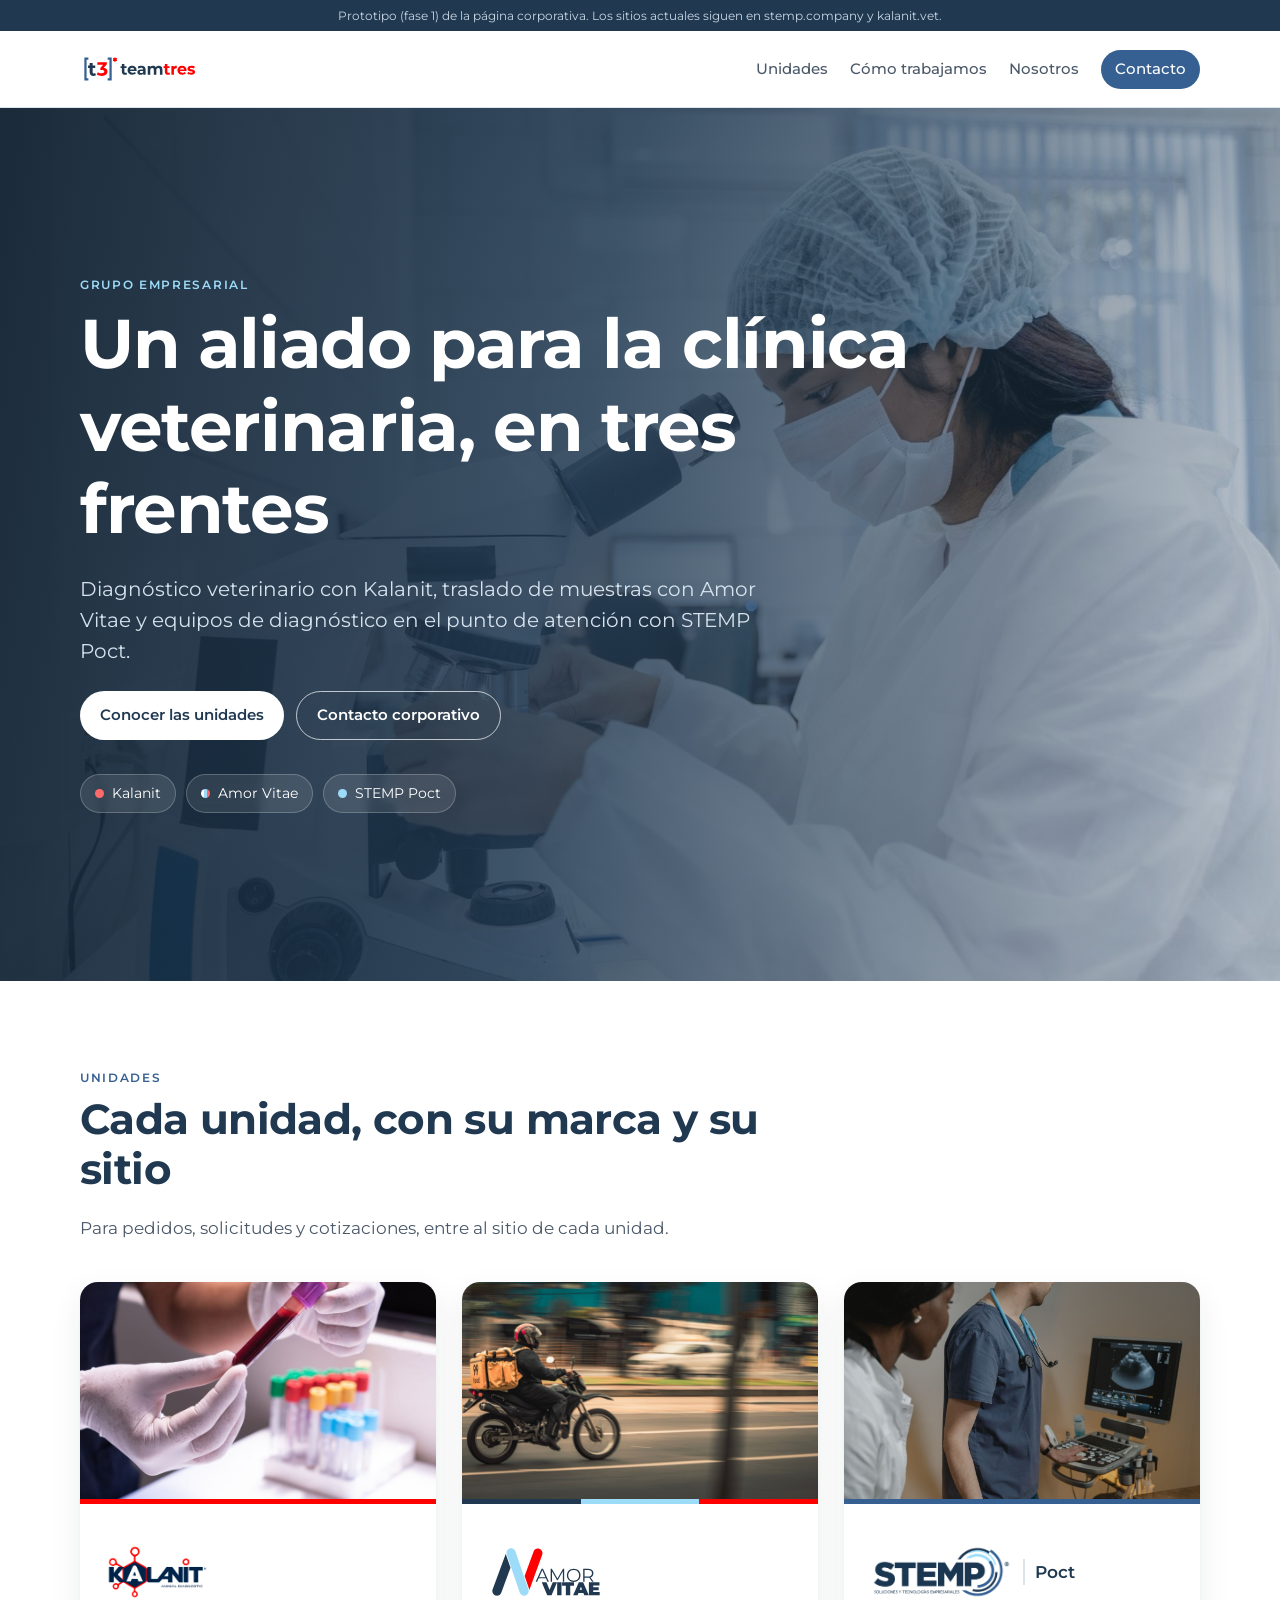
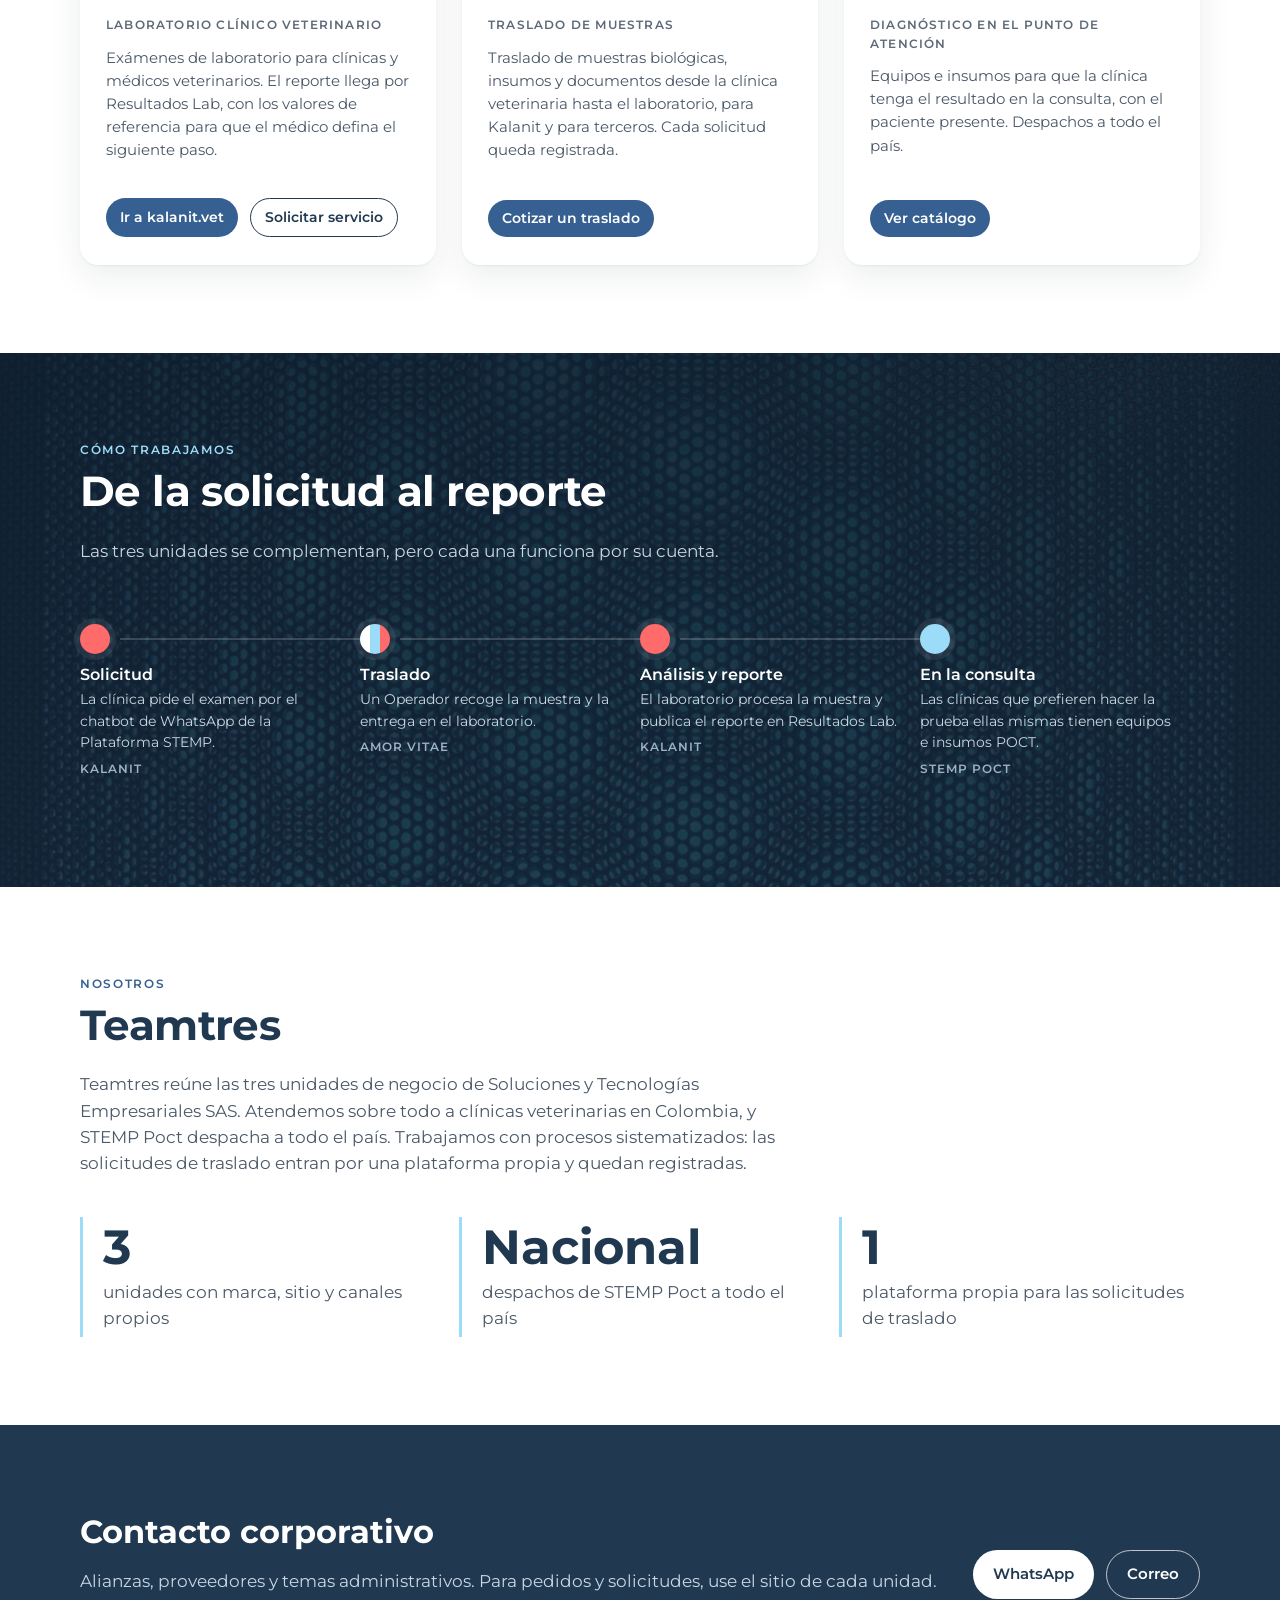
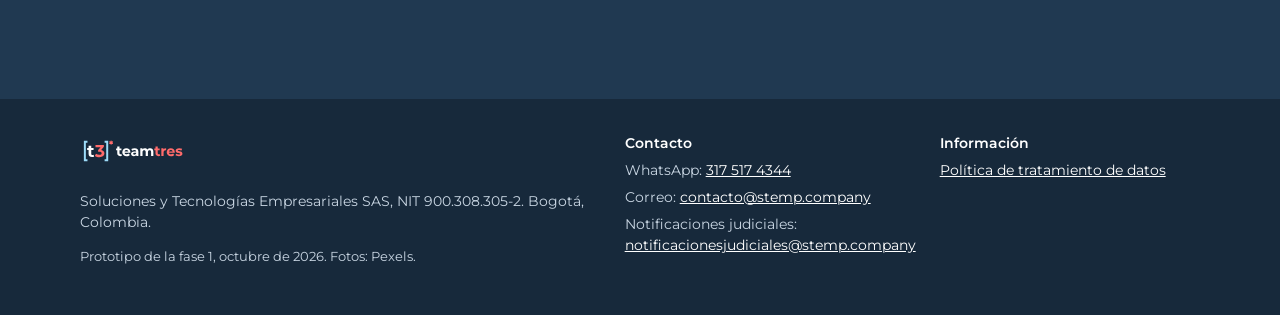
<file: index.html>
<!doctype html>
<html lang="es-CO">
<head>
  <meta charset="utf-8">
  <meta name="viewport" content="width=device-width, initial-scale=1">
  <title>Teamtres · Kalanit, Amor Vitae y STEMP Poct</title>
  <meta name="description" content="Teamtres reúne a Kalanit, Amor Vitae y STEMP Poct: diagnóstico veterinario, traslado de muestras y equipos POCT en Colombia.">
  <meta name="robots" content="noindex">
  <link rel="icon" href="assets/icono.png">
  <link rel="preconnect" href="https://fonts.googleapis.com">
  <link rel="preconnect" href="https://fonts.gstatic.com" crossorigin>
  <link href="https://fonts.googleapis.com/css2?family=Montserrat:wght@400;500;600;700&display=swap" rel="stylesheet">
  <link rel="stylesheet" href="assets/style.css">
  <script>document.documentElement.classList.add("js");</script>
</head>
<body>
  <div class="aviso-prototipo">Prototipo (fase 1) de la página corporativa. Los sitios actuales siguen en stemp.company y kalanit.vet.</div>

  <header class="encabezado">
    <div class="contenedor">
      <a class="logotipo" href="#inicio"><img src="assets/teamtres-logo.svg" alt="Teamtres"></a>
      <nav class="nav">
        <a class="ocultable" href="#unidades">Unidades</a>
        <a class="ocultable" href="#como-trabajamos">Cómo trabajamos</a>
        <a class="ocultable" href="#nosotros">Nosotros</a>
        <a class="boton boton-primario boton-pequeno" href="#contacto">Contacto</a>
      </nav>
    </div>
  </header>

  <main id="inicio">
    <section class="hero" style="background-image:url('assets/img/laboratorio-microscopio.jpg')">
      <div class="contenedor">
        <div class="etiqueta">Grupo empresarial</div>
        <h1>Un aliado para la clínica veterinaria, en tres frentes</h1>
        <p class="lead">Diagnóstico veterinario con Kalanit, traslado de muestras con Amor Vitae y equipos de diagnóstico en el punto de atención con STEMP Poct.</p>
        <div class="acciones">
          <a class="boton boton-claro" href="#unidades">Conocer las unidades</a>
          <a class="boton boton-contorno-claro" href="#contacto">Contacto corporativo</a>
        </div>
        <div class="chips">
          <span class="chip"><i style="background:#FF6B6B"></i>Kalanit</span>
          <span class="chip"><i style="background:linear-gradient(90deg,#FFFFFF 0 33.34%,#9DDCF9 33.34% 66.67%,#FF6B6B 66.67%)"></i>Amor Vitae</span>
          <span class="chip"><i style="background:#9DDCF9"></i>STEMP Poct</span>
        </div>
      </div>
    </section>

    <section id="unidades">
      <div class="contenedor">
        <div class="encabezado-seccion revelar">
          <div class="etiqueta">Unidades</div>
          <h2>Cada unidad, con su marca y su sitio</h2>
          <p>Para pedidos, solicitudes y cotizaciones, entre al sitio de cada unidad.</p>
        </div>
        <div class="unidades">
          <article class="unidad revelar" style="--color:#FF0000">
            <div class="foto"><img src="assets/img/tubos-muestras.jpg" alt="Tubos con muestras de sangre en el laboratorio" loading="lazy"></div>
            <div class="cuerpo">
              <div class="logo-unidad"><img src="assets/kl-logo.png" alt="Kalanit"></div>
              <div class="tipo">Laboratorio clínico veterinario</div>
              <p>Exámenes de laboratorio para clínicas y médicos veterinarios. El reporte llega por Resultados Lab, con los valores de referencia para que el médico defina el siguiente paso.</p>
              <div class="acciones">
                <a class="boton boton-primario boton-pequeno" data-enlace="kalanit" href="#" target="_blank" rel="noopener">Ir a kalanit.vet</a>
                <a class="boton boton-secundario boton-pequeno" data-enlace="kalanitSolicitud" href="#" target="_blank" rel="noopener">Solicitar servicio</a>
              </div>
            </div>
          </article>
          <article class="unidad revelar" style="--color:linear-gradient(90deg,#203951 0 33.34%,#9DDCF9 33.34% 66.67%,#FF0000 66.67%)">
            <div class="foto"><img src="assets/img/mensajero-moto.jpg" alt="Mensajero en moto con una caja de envío" loading="lazy"></div>
            <div class="cuerpo">
              <div class="logo-unidad"><img src="assets/av-logo.svg" alt="Amor Vitae"></div>
              <div class="tipo">Traslado de muestras</div>
              <p>Traslado de muestras biológicas, insumos y documentos desde la clínica veterinaria hasta el laboratorio, para Kalanit y para terceros. Cada solicitud queda registrada.</p>
              <div class="acciones"><a class="boton boton-primario boton-pequeno" data-enlace="amorVitae" href="#" target="_blank" rel="noopener">Cotizar un traslado</a></div>
            </div>
          </article>
          <article class="unidad revelar" style="--color:#366092">
            <div class="foto"><img src="assets/img/consulta-ecografia.jpg" alt="Médicos veterinarios examinan a un perro en la consulta" loading="lazy" style="object-position:center 40%"></div>
            <div class="cuerpo">
              <div class="logo-unidad"><img src="assets/logo.png" alt="STEMP"><span>Poct</span></div>
              <div class="tipo">Diagnóstico en el punto de atención</div>
              <p>Equipos e insumos para que la clínica tenga el resultado en la consulta, con el paciente presente. Despachos a todo el país.</p>
              <div class="acciones"><a class="boton boton-primario boton-pequeno" data-enlace="stempPoct" href="#" target="_blank" rel="noopener">Ver catálogo</a></div>
            </div>
          </article>
        </div>
      </div>
    </section>

    <section id="como-trabajamos" class="oscura" style="background-image:url('assets/img/hexagonos.jpg')">
      <div class="contenedor">
        <div class="encabezado-seccion revelar">
          <div class="etiqueta">Cómo trabajamos</div>
          <h2>De la solicitud al reporte</h2>
          <p>Las tres unidades se complementan, pero cada una funciona por su cuenta.</p>
        </div>
        <div class="flujo revelar">
          <div class="etapa" style="--color:#FF6B6B"><div class="nodo"></div><h3>Solicitud</h3><p>La clínica pide el examen por el chatbot de WhatsApp de la Plataforma STEMP.</p><small>Kalanit</small></div>
          <div class="etapa" style="--color:linear-gradient(90deg,#FFFFFF 0 33.34%,#9DDCF9 33.34% 66.67%,#FF6B6B 66.67%)"><div class="nodo"></div><h3>Traslado</h3><p>Un Operador recoge la muestra y la entrega en el laboratorio.</p><small>Amor Vitae</small></div>
          <div class="etapa" style="--color:#FF6B6B"><div class="nodo"></div><h3>Análisis y reporte</h3><p>El laboratorio procesa la muestra y publica el reporte en Resultados Lab.</p><small>Kalanit</small></div>
          <div class="etapa" style="--color:#9DDCF9"><div class="nodo"></div><h3>En la consulta</h3><p>Las clínicas que prefieren hacer la prueba ellas mismas tienen equipos e insumos POCT.</p><small>STEMP Poct</small></div>
        </div>
      </div>
    </section>

    <section id="nosotros">
      <div class="contenedor">
        <div class="encabezado-seccion revelar">
          <div class="etiqueta">Nosotros</div>
          <h2><span data-sitio="grupo">Teamtres</span></h2>
          <p><span data-sitio="grupo">Teamtres</span> reúne las tres unidades de negocio de <span data-sitio="responsable">Soluciones y Tecnologías Empresariales SAS</span>. Atendemos sobre todo a clínicas veterinarias en Colombia, y STEMP Poct despacha a todo el país. Trabajamos con procesos sistematizados: las solicitudes de traslado entran por una plataforma propia y quedan registradas.</p>
        </div>
        <div class="cifras revelar">
          <div class="cifra"><div class="dato">3</div><p>unidades con marca, sitio y canales propios</p></div>
          <div class="cifra"><div class="dato">Nacional</div><p>despachos de STEMP Poct a todo el país</p></div>
          <div class="cifra"><div class="dato">1</div><p>plataforma propia para las solicitudes de traslado</p></div>
        </div>
      </div>
    </section>

    <section id="contacto" class="banda">
      <div class="contenedor">
        <div>
          <h2>Contacto corporativo</h2>
          <p>Alianzas, proveedores y temas administrativos. Para pedidos y solicitudes, use el sitio de cada unidad.</p>
        </div>
        <div class="acciones">
          <a class="boton boton-claro" id="whatsapp-contacto" href="#" target="_blank" rel="noopener">WhatsApp</a>
          <a class="boton boton-contorno-claro" id="correo-contacto" href="#">Correo</a>
        </div>
      </div>
    </section>
  </main>

  <footer class="pie">
    <div class="contenedor">
      <div>
        <div class="logotipo"><img src="assets/teamtres-logo-negativo.svg" alt="Teamtres"></div>
        <p><span data-sitio="responsable">Soluciones y Tecnologías Empresariales SAS</span>, NIT <span data-sitio="nit">900.308.305-2</span>. Bogotá, Colombia.</p>
        <p class="nota" style="color:inherit">Prototipo de la fase 1, octubre de 2026. Fotos: Pexels.</p>
      </div>
      <div>
        <h3>Contacto</h3>
        <ul>
          <li>WhatsApp: <a id="pie-whatsapp" href="#" target="_blank" rel="noopener">317 517 4344</a></li>
          <li>Correo: <a id="pie-correo" href="#">contacto@stemp.company</a></li>
          <li>Notificaciones judiciales: <a href="mailto:notificacionesjudiciales@stemp.company">notificacionesjudiciales@stemp.company</a></li>
        </ul>
      </div>
      <div>
        <h3>Información</h3>
        <ul><li><a href="politica-datos.html">Política de tratamiento de datos</a></li></ul>
      </div>
    </div>
  </footer>

  <script src="assets/config.js"></script>
  <script>
    (function () {
      const S = window.SITIO;
      document.querySelectorAll("[data-sitio]").forEach(el => { if (S[el.dataset.sitio]) el.textContent = S[el.dataset.sitio]; });
      document.querySelectorAll("[data-enlace]").forEach(a => { a.href = S.unidades[a.dataset.enlace]; });
      const wa = "https://wa.me/" + S.whatsapp + "?text=" + encodeURIComponent("Hola, " + S.grupo + ". ");
      ["#whatsapp-contacto", "#pie-whatsapp"].forEach(id => document.querySelector(id).href = wa);
      document.querySelector("#pie-whatsapp").textContent = S.whatsappVisible;
      ["#correo-contacto", "#pie-correo"].forEach(id => document.querySelector(id).href = "mailto:" + S.correo);
      document.querySelector("#pie-correo").textContent = S.correo;
      document.title = S.grupo + " · Kalanit, Amor Vitae y STEMP Poct";
      // Aparición suave al desplazarse
      const obs = "IntersectionObserver" in window ? new IntersectionObserver(es => es.forEach(e => { if (e.isIntersecting) { e.target.classList.add("visible"); obs.unobserve(e.target); } }), { threshold: .12 }) : null;
      document.querySelectorAll(".revelar").forEach(el => obs ? obs.observe(el) : el.classList.add("visible"));
    })();
  </script>
</body>
</html>
</file>
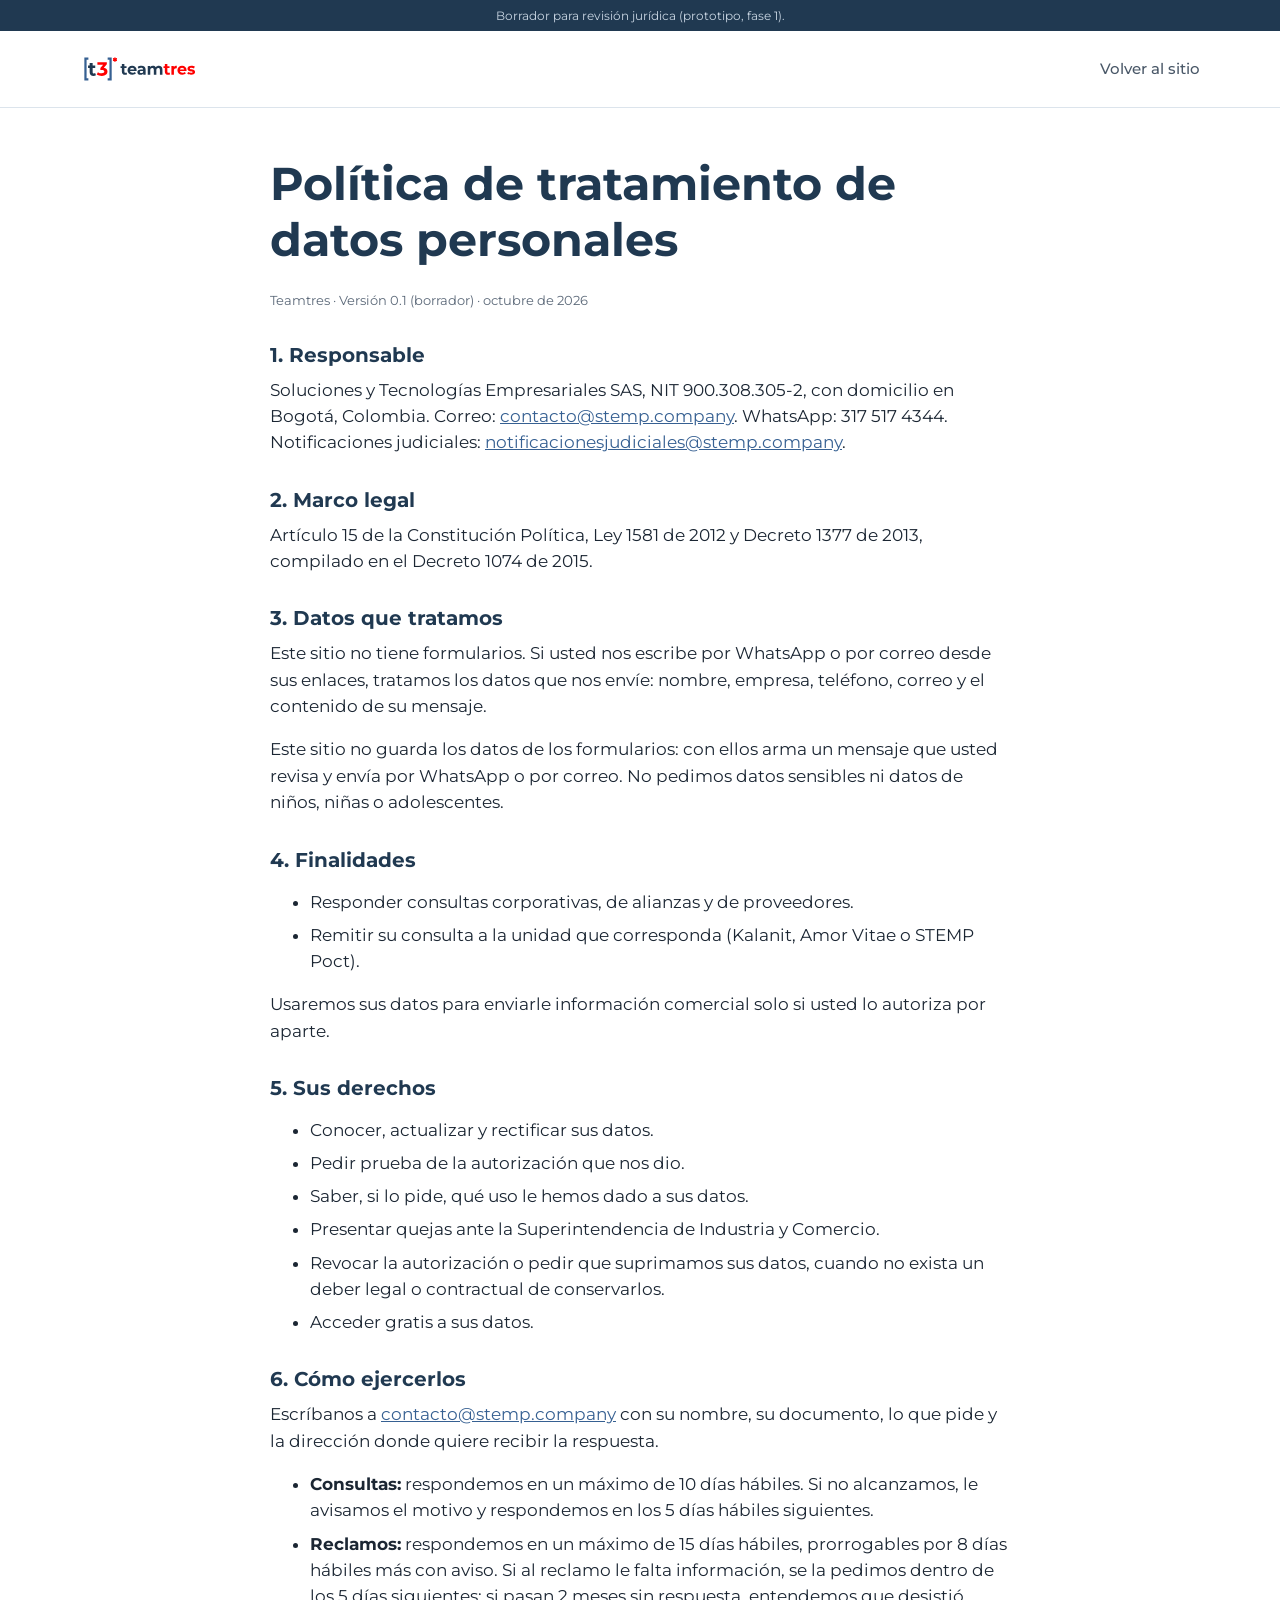
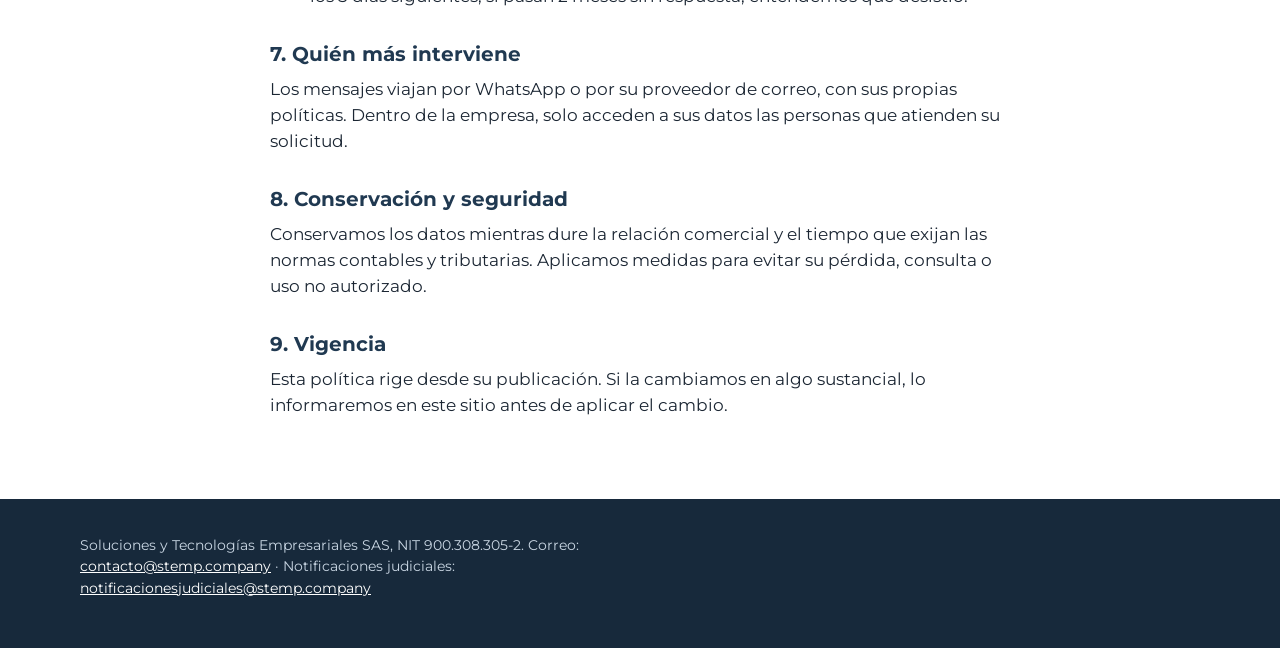
<file: politica-datos.html>
<!doctype html>
<html lang="es-CO">
<head>
  <meta charset="utf-8">
  <meta name="viewport" content="width=device-width, initial-scale=1">
  <title>Política de tratamiento de datos · Teamtres</title>
  <meta name="robots" content="noindex">
  <link rel="icon" href="assets/icono.png">
  <link href="https://fonts.googleapis.com/css2?family=Montserrat:wght@400;600;700&display=swap" rel="stylesheet">
  <link rel="stylesheet" href="assets/style.css">
</head>
<body>
  <div class="aviso-prototipo">Borrador para revisión jurídica (prototipo, fase 1).</div>
  <header class="encabezado"><div class="contenedor"><a class="logotipo" href="index.html"><img src="assets/teamtres-logo.svg" alt="Teamtres"></a><nav class="nav"><a href="index.html">Volver al sitio</a></nav></div></header>
  <main class="documento">
    <h1>Política de tratamiento de datos personales</h1>
    <p class="nota">Teamtres · Versión 0.1 (borrador) · octubre de 2026</p>

    <h2>1. Responsable</h2>
    <p>Soluciones y Tecnologías Empresariales SAS, NIT 900.308.305-2, con domicilio en Bogotá, Colombia. Correo: <a href="mailto:contacto@stemp.company">contacto@stemp.company</a>. WhatsApp: 317 517 4344. Notificaciones judiciales: <a href="mailto:notificacionesjudiciales@stemp.company">notificacionesjudiciales@stemp.company</a>.</p>

    <h2>2. Marco legal</h2>
    <p>Artículo 15 de la Constitución Política, Ley 1581 de 2012 y Decreto 1377 de 2013, compilado en el Decreto 1074 de 2015.</p>

    <h2>3. Datos que tratamos</h2>
    <p>Este sitio no tiene formularios. Si usted nos escribe por WhatsApp o por correo desde sus enlaces, tratamos los datos que nos envíe: nombre, empresa, teléfono, correo y el contenido de su mensaje.</p>
    <p>Este sitio no guarda los datos de los formularios: con ellos arma un mensaje que usted revisa y envía por WhatsApp o por correo. No pedimos datos sensibles ni datos de niños, niñas o adolescentes.</p>

    <h2>4. Finalidades</h2>
    <ul><li>Responder consultas corporativas, de alianzas y de proveedores.</li><li>Remitir su consulta a la unidad que corresponda (Kalanit, Amor Vitae o STEMP Poct).</li></ul>
    <p>Usaremos sus datos para enviarle información comercial solo si usted lo autoriza por aparte.</p>

    <h2>5. Sus derechos</h2>
    <ul>
      <li>Conocer, actualizar y rectificar sus datos.</li>
      <li>Pedir prueba de la autorización que nos dio.</li>
      <li>Saber, si lo pide, qué uso le hemos dado a sus datos.</li>
      <li>Presentar quejas ante la Superintendencia de Industria y Comercio.</li>
      <li>Revocar la autorización o pedir que suprimamos sus datos, cuando no exista un deber legal o contractual de conservarlos.</li>
      <li>Acceder gratis a sus datos.</li>
    </ul>

    <h2>6. Cómo ejercerlos</h2>
    <p>Escríbanos a <a href="mailto:contacto@stemp.company">contacto@stemp.company</a> con su nombre, su documento, lo que pide y la dirección donde quiere recibir la respuesta.</p>
    <ul>
      <li><strong>Consultas:</strong> respondemos en un máximo de 10 días hábiles. Si no alcanzamos, le avisamos el motivo y respondemos en los 5 días hábiles siguientes.</li>
      <li><strong>Reclamos:</strong> respondemos en un máximo de 15 días hábiles, prorrogables por 8 días hábiles más con aviso. Si al reclamo le falta información, se la pedimos dentro de los 5 días siguientes; si pasan 2 meses sin respuesta, entendemos que desistió.</li>
    </ul>

    <h2>7. Quién más interviene</h2>
    <p>Los mensajes viajan por WhatsApp o por su proveedor de correo, con sus propias políticas. Dentro de la empresa, solo acceden a sus datos las personas que atienden su solicitud.</p>

    <h2>8. Conservación y seguridad</h2>
    <p>Conservamos los datos mientras dure la relación comercial y el tiempo que exijan las normas contables y tributarias. Aplicamos medidas para evitar su pérdida, consulta o uso no autorizado.</p>

    <h2>9. Vigencia</h2>
    <p>Esta política rige desde su publicación. Si la cambiamos en algo sustancial, lo informaremos en este sitio antes de aplicar el cambio.</p>
  </main>
  <footer class="pie"><div class="contenedor"><p>Soluciones y Tecnologías Empresariales SAS, NIT 900.308.305-2. Correo: <a href="mailto:contacto@stemp.company">contacto@stemp.company</a> · Notificaciones judiciales: <a href="mailto:notificacionesjudiciales@stemp.company">notificacionesjudiciales@stemp.company</a></p></div></footer>
</body>
</html>
</file>
<file: assets/style.css>
/* Teamtres · colores del Brand Kit v0.1 T3 (los de STEMP y el rojo de Kalanit) */
:root {
  --azul-profundo: #203951;
  --azul-stemp: #366092;
  --azul-claro: #9DDCF9;
  --blanco: #FFFFFF;
  --tinta: #1B2633;
  --tinta-suave: #4A5868;
  --tinta-tenue: #5C6979;
  --superficie: #F2F6FA;
  --borde: #DCE4EC;
  --oscuro-superficie: #2A4763;
  --oscuro-texto-suave: #C9D6E3;
  --whatsapp: #1A7F4B;
  --radio: 10px;
  --ancho: 1160px;
}

* { box-sizing: border-box; }
html { scroll-behavior: smooth; }
body {
  margin: 0;
  font-family: "Montserrat", "Century Gothic", system-ui, sans-serif;
  color: var(--tinta);
  background: var(--blanco);
  line-height: 1.55;
  font-size: 16px;
}
img { max-width: 100%; display: block; }
a { color: var(--azul-stemp); }
h1, h2, h3 { color: var(--azul-profundo); line-height: 1.2; margin: 0 0 .5em; }
h1 { font-size: clamp(1.9rem, 4vw, 2.9rem); font-weight: 700; }
h2 { font-size: clamp(1.5rem, 3vw, 2rem); font-weight: 700; }
h3 { font-size: 1.08rem; font-weight: 600; }
p { margin: 0 0 1em; }
.contenedor { max-width: var(--ancho); margin: 0 auto; padding: 0 20px; }
.etiqueta { text-transform: uppercase; letter-spacing: .14em; font-size: .75rem; font-weight: 600; color: var(--azul-stemp); margin-bottom: .6em; }

.aviso-prototipo { background: var(--azul-profundo); color: var(--oscuro-texto-suave); font-size: .78rem; text-align: center; padding: 6px 12px; }

/* Encabezado */
.encabezado { position: sticky; top: 0; z-index: 20; background: rgba(255,255,255,.96); backdrop-filter: blur(6px); border-bottom: 1px solid var(--borde); }
.encabezado .contenedor { display: flex; align-items: center; gap: 20px; min-height: 72px; }
.marca { display: flex; align-items: center; gap: 12px; text-decoration: none; }
.marca img { height: 40px; width: auto; }
.marca span { font-weight: 600; font-size: 1.05rem; color: var(--azul-profundo); border-left: 2px solid var(--borde); padding-left: 12px; }
.nav { margin-left: auto; display: flex; gap: 22px; align-items: center; }
.nav a { text-decoration: none; color: var(--tinta-suave); font-weight: 500; font-size: .93rem; }
.nav a:hover { color: var(--azul-profundo); }
.nav a.boton-primario, .nav a.boton-primario:hover { color: #fff; }
.boton-carrito { position: relative; }

/* Botones */
.boton { display: inline-flex; align-items: center; justify-content: center; gap: 8px; border: 0; cursor: pointer; font: inherit; font-weight: 600; font-size: .93rem; padding: 12px 20px; border-radius: 999px; text-decoration: none; transition: transform .12s, background .12s; }
.boton:active { transform: translateY(1px); }
.boton-primario { background: var(--azul-stemp); color: #fff; }
.boton-primario:hover { background: var(--azul-profundo); }
.boton-secundario { background: transparent; color: var(--azul-profundo); border: 1.5px solid var(--azul-profundo); }
.boton-secundario:hover { background: var(--superficie); }
.boton-whatsapp { background: var(--whatsapp); color: #fff; }
.boton-whatsapp:hover { background: #136b3e; }
.boton-claro { background: #fff; color: var(--azul-profundo); }
.boton-pequeno { padding: 8px 14px; font-size: .85rem; }
.contador { background: var(--azul-claro); color: var(--azul-profundo); border-radius: 999px; min-width: 22px; height: 22px; font-size: .75rem; display: inline-flex; align-items: center; justify-content: center; padding: 0 6px; }

/* Portada */
.portada { background: linear-gradient(160deg, var(--superficie) 0%, #fff 70%); padding: 72px 0 64px; position: relative; overflow: hidden; }
.portada::after { content: ""; position: absolute; right: -140px; top: -140px; width: 460px; height: 460px; border-radius: 50%; border: 36px solid var(--azul-claro); opacity: .35; }
.portada .contenedor { position: relative; z-index: 1; display: grid; grid-template-columns: 1.3fr 1fr; gap: 48px; align-items: center; }
.portada p.lead { font-size: 1.12rem; color: var(--tinta-suave); max-width: 36em; }
.acciones { display: flex; gap: 12px; flex-wrap: wrap; margin-top: 24px; }
.pilares { display: grid; gap: 12px; }
.pilar { background: #fff; border: 1px solid var(--borde); border-radius: var(--radio); padding: 16px 18px; display: flex; gap: 14px; align-items: flex-start; }
.pilar .icono { flex: none; width: 38px; height: 38px; border-radius: 50%; background: var(--superficie); color: var(--azul-stemp); display: grid; place-items: center; }
.pilar h3 { margin: 0 0 2px; font-size: .98rem; }
.pilar p { margin: 0; font-size: .88rem; color: var(--tinta-suave); }

/* Secciones */
section { padding: 64px 0; }
.seccion-gris { background: var(--superficie); }
.encabezado-seccion { max-width: 720px; margin-bottom: 28px; }
.encabezado-seccion p { color: var(--tinta-suave); }

/* Equipos */
.equipos { display: grid; grid-template-columns: repeat(auto-fit, minmax(250px, 1fr)); gap: 18px; }
.tarjeta { background: #fff; border: 1px solid var(--borde); border-radius: var(--radio); padding: 22px; display: flex; flex-direction: column; gap: 10px; }
.tarjeta .linea { font-size: .75rem; text-transform: uppercase; letter-spacing: .1em; color: var(--azul-stemp); font-weight: 600; }
.tarjeta p { font-size: .88rem; color: var(--tinta-suave); margin: 0; flex: 1; }
.tarjeta .acciones { margin-top: 8px; }
.ilustracion { height: 120px; border-radius: 8px; background: linear-gradient(135deg, var(--azul-profundo), var(--azul-stemp)); display: grid; place-items: center; color: var(--azul-claro); }

/* Catálogo */
.filtros { display: flex; flex-wrap: wrap; gap: 8px; margin-bottom: 14px; }
.filtro { border: 1px solid var(--borde); background: #fff; color: var(--tinta-suave); padding: 8px 14px; border-radius: 999px; cursor: pointer; font: inherit; font-size: .85rem; font-weight: 500; }
.filtro[aria-pressed="true"] { background: var(--azul-profundo); color: #fff; border-color: var(--azul-profundo); }
.buscador { width: 100%; max-width: 420px; padding: 12px 16px; border: 1px solid var(--borde); border-radius: 999px; font: inherit; margin-bottom: 18px; }
.detalle-linea { background: #fff; border-left: 4px solid var(--azul-claro); padding: 12px 16px; border-radius: 6px; font-size: .9rem; color: var(--tinta-suave); margin-bottom: 18px; }
.lista { display: grid; grid-template-columns: repeat(auto-fill, minmax(260px, 1fr)); gap: 12px; }
.producto { background: #fff; border: 1px solid var(--borde); border-radius: var(--radio); padding: 16px; display: flex; flex-direction: column; gap: 6px; }
.producto .codigo { font-size: .72rem; color: var(--tinta-tenue); letter-spacing: .05em; }
.producto h3 { font-size: .95rem; margin: 0; color: var(--tinta); font-weight: 600; }
.producto .meta { font-size: .8rem; color: var(--tinta-suave); }
.producto .fila { display: flex; gap: 8px; align-items: center; margin-top: auto; padding-top: 8px; }
.cantidad { display: inline-flex; align-items: center; border: 1px solid var(--borde); border-radius: 999px; overflow: hidden; }
.cantidad button { border: 0; background: var(--superficie); width: 32px; height: 34px; cursor: pointer; font-size: 1rem; color: var(--azul-profundo); }
.cantidad input { width: 40px; border: 0; text-align: center; font: inherit; font-size: .9rem; -moz-appearance: textfield; }
.cantidad input::-webkit-inner-spin-button { -webkit-appearance: none; }
.vacio { color: var(--tinta-tenue); padding: 20px 0; }

/* Cómo funciona */
.pasos { display: grid; grid-template-columns: repeat(auto-fit, minmax(210px, 1fr)); gap: 18px; counter-reset: paso; }
.paso { padding: 20px; border-radius: var(--radio); background: #fff; border: 1px solid var(--borde); }
.paso::before { counter-increment: paso; content: counter(paso); display: inline-grid; place-items: center; width: 32px; height: 32px; border-radius: 50%; background: var(--azul-profundo); color: #fff; font-weight: 700; margin-bottom: 10px; }
.paso p { font-size: .9rem; color: var(--tinta-suave); margin: 0; }

/* Contacto y pie */
.banda { background: var(--azul-profundo); color: #fff; }
.banda h2 { color: #fff; }
.banda p { color: var(--oscuro-texto-suave); }
.banda .contenedor { display: flex; justify-content: space-between; align-items: center; gap: 24px; flex-wrap: wrap; }
.pie { background: #17293b; color: var(--oscuro-texto-suave); font-size: .85rem; padding: 36px 0; }
.pie .contenedor { display: grid; grid-template-columns: 2fr 1fr 1fr; gap: 24px; }
.pie a { color: #fff; }
.pie img { height: 34px; width: auto; margin-bottom: 10px; }
.pie h3 { color: #fff; font-size: .9rem; }
.pie ul { list-style: none; padding: 0; margin: 0; display: grid; gap: 6px; }

/* Panel del pedido */
.velo { position: fixed; inset: 0; background: rgba(16, 28, 42, .45); z-index: 40; opacity: 0; pointer-events: none; transition: opacity .2s; }
.velo.abierto { opacity: 1; pointer-events: auto; }
.panel { position: fixed; top: 0; right: 0; bottom: 0; width: min(460px, 100%); background: #fff; z-index: 50; transform: translateX(100%); transition: transform .25s ease; display: flex; flex-direction: column; box-shadow: -10px 0 30px rgba(0,0,0,.12); }
.panel.abierto { transform: none; }
.panel-cabeza { display: flex; justify-content: space-between; align-items: center; padding: 18px 20px; border-bottom: 1px solid var(--borde); }
.panel-cabeza h2 { font-size: 1.2rem; margin: 0; }
.cerrar { border: 0; background: var(--superficie); width: 36px; height: 36px; border-radius: 50%; cursor: pointer; font-size: 1.2rem; color: var(--azul-profundo); }
.panel-cuerpo { padding: 18px 20px; overflow-y: auto; flex: 1; }
.linea-pedido { display: grid; grid-template-columns: 1fr auto auto; gap: 10px; align-items: center; padding: 10px 0; border-bottom: 1px solid var(--borde); font-size: .88rem; }
.linea-pedido small { color: var(--tinta-tenue); display: block; }
.quitar { border: 0; background: none; color: var(--tinta-tenue); cursor: pointer; font-size: .8rem; text-decoration: underline; }
.panel-pie { padding: 16px 20px; border-top: 1px solid var(--borde); display: grid; gap: 10px; background: var(--superficie); }
.nota { font-size: .8rem; color: var(--tinta-tenue); }

/* Formularios */
form .campo { display: grid; gap: 4px; margin-bottom: 12px; }
form label { font-size: .82rem; font-weight: 600; color: var(--tinta-suave); }
form input, form select, form textarea { font: inherit; font-size: .93rem; padding: 10px 12px; border: 1px solid var(--borde); border-radius: 8px; background: #fff; color: var(--tinta); width: 100%; }
form input:focus, form select:focus, form textarea:focus, .buscador:focus { outline: 2px solid var(--azul-claro); border-color: var(--azul-stemp); }
.dos { display: grid; grid-template-columns: 1fr 1fr; gap: 10px; }
.autorizacion { display: flex; gap: 10px; align-items: flex-start; font-size: .82rem; color: var(--tinta-suave); margin: 6px 0 4px; }
.autorizacion input { width: auto; margin-top: 3px; }
.error { color: #B3261E; font-size: .82rem; min-height: 1.2em; }

/* Ventana de cotización */
.ventana { position: fixed; inset: 0; display: grid; place-items: center; z-index: 60; padding: 16px; pointer-events: none; opacity: 0; transition: opacity .2s; }
.ventana.abierta { opacity: 1; pointer-events: auto; }
.ventana .caja { background: #fff; border-radius: 14px; width: min(560px, 100%); max-height: calc(100vh - 32px); overflow-y: auto; padding: 24px; box-shadow: 0 20px 50px rgba(0,0,0,.2); }

.aviso-flotante { position: fixed; left: 50%; bottom: 24px; transform: translate(-50%, 20px); background: var(--azul-profundo); color: #fff; padding: 10px 18px; border-radius: 999px; font-size: .88rem; opacity: 0; transition: all .2s; z-index: 70; pointer-events: none; }
.aviso-flotante.visible { opacity: 1; transform: translate(-50%, 0); }

/* Página de texto (política) */
.documento { max-width: 780px; margin: 0 auto; padding: 48px 20px 64px; }
.documento h2 { font-size: 1.25rem; margin-top: 1.6em; }
.documento li { margin-bottom: .4em; }

@media (max-width: 860px) {
  .portada .contenedor { grid-template-columns: 1fr; }
  .pie .contenedor { grid-template-columns: 1fr; }
  .nav a.ocultable { display: none; }
}
@media (max-width: 520px) {
  .marca span { display: none; }
  .dos { grid-template-columns: 1fr; }
  section { padding: 48px 0; }
}

/* ---- Propio de Teamtres ---- */
.logotipo { font-weight: 700; font-size: 1.5rem; color: var(--azul-profundo); letter-spacing: -.01em; display: inline-flex; align-items: center; gap: 10px; text-decoration: none; }
.logotipo .puntos { display: inline-flex; gap: 4px; }
.logotipo .puntos i { width: 9px; height: 9px; border-radius: 50%; display: block; }
.p-kl { background: #FF0000; } .p-av { background: #FFD400; } .p-st { background: #366092; }
.pie .logotipo { color: #fff; margin-bottom: 10px; }
.unidades { display: grid; grid-template-columns: repeat(auto-fit, minmax(280px, 1fr)); gap: 20px; }
.unidad { background: #fff; border: 1px solid var(--borde); border-radius: 14px; padding: 26px; display: flex; flex-direction: column; gap: 12px; border-top: 5px solid var(--color, var(--azul-stemp)); }
.unidad .logo-unidad { height: 64px; display: flex; align-items: center; gap: 10px; }
.unidad .logo-unidad img { max-height: 56px; width: auto; }
.unidad .logo-unidad span { font-weight: 600; color: var(--azul-profundo); border-left: 2px solid var(--borde); padding-left: 10px; }
.unidad p { color: var(--tinta-suave); font-size: .93rem; margin: 0; flex: 1; }
.unidad .tipo { font-size: .75rem; text-transform: uppercase; letter-spacing: .1em; font-weight: 600; color: var(--tinta-tenue); }
.flujo { display: grid; grid-template-columns: repeat(4, 1fr); gap: 0; margin-top: 10px; }
.flujo .etapa { position: relative; padding: 20px 18px 20px 0; }
.flujo .etapa::before { content: ""; position: absolute; top: 34px; left: 40px; right: 0; height: 2px; background: var(--borde); }
.flujo .etapa:last-child::before { display: none; }
.flujo .nodo { width: 30px; height: 30px; border-radius: 50%; background: var(--color); position: relative; z-index: 1; margin-bottom: 12px; box-shadow: 0 0 0 6px #fff; }
.flujo h3 { font-size: .98rem; margin-bottom: 4px; }
.flujo p { font-size: .88rem; color: var(--tinta-suave); margin: 0; }
.flujo small { display: block; margin-top: 6px; font-size: .75rem; color: var(--tinta-tenue); text-transform: uppercase; letter-spacing: .08em; font-weight: 600; }
.dato { font-size: 2rem; font-weight: 700; color: var(--azul-profundo); }
@media (max-width: 860px) { .flujo { grid-template-columns: 1fr 1fr; } .flujo .etapa::before { display: none; } }
@media (max-width: 520px) { .flujo { grid-template-columns: 1fr; } }

section[id] { scroll-margin-top: 80px; }

/* ===== Pase visual (18-oct-2026): fotos a sangre, más aire, tarjetas con imagen ===== */
body { font-size: 17px; }
.encabezado .contenedor { min-height: 76px; }
.hero { position: relative; min-height: min(86vh, 760px); display: flex; align-items: center; color: #fff; background: #142638 center / cover no-repeat; overflow: hidden; }
.hero::before { content: ""; position: absolute; inset: 0; background: linear-gradient(100deg, rgba(16, 32, 48, .95) 0%, rgba(32, 57, 81, .84) 45%, rgba(32, 57, 81, .2) 100%); }
.hero .contenedor { position: relative; z-index: 1; width: 100%; padding-top: 80px; padding-bottom: 80px; }
.hero h1 { color: #fff; font-size: clamp(2.4rem, 5.4vw, 4.3rem); letter-spacing: -.02em; max-width: 12.5em; margin-bottom: .35em; }
.hero .lead { color: #D6E2EE; font-size: clamp(1.05rem, 1.6vw, 1.25rem); max-width: 34em; }
.hero .etiqueta { color: var(--azul-claro); }
.hero .chips { display: flex; flex-wrap: wrap; gap: 10px; margin-top: 34px; }
.hero .chip { display: inline-flex; align-items: center; gap: 8px; padding: 8px 14px; border-radius: 999px; background: rgba(255,255,255,.1); border: 1px solid rgba(255,255,255,.22); font-size: .85rem; backdrop-filter: blur(4px); }
.hero .chip i { width: 9px; height: 9px; border-radius: 50%; }
.boton-contorno-claro { background: transparent; color: #fff; border: 1.5px solid rgba(255,255,255,.7); }
.boton-contorno-claro:hover { background: rgba(255,255,255,.1); }
section { padding: 88px 0; }
.encabezado-seccion { margin-bottom: 40px; }
.encabezado-seccion h2 { font-size: clamp(1.8rem, 3.4vw, 2.6rem); letter-spacing: -.015em; }
.unidades { gap: 26px; }
.unidad { padding: 0; overflow: hidden; border: 0; border-radius: 18px; box-shadow: 0 1px 2px rgba(16,32,48,.06), 0 12px 32px rgba(16,32,48,.08); transition: transform .25s ease, box-shadow .25s ease; border-top: 0; }
.unidad:hover { transform: translateY(-4px); box-shadow: 0 2px 4px rgba(16,32,48,.06), 0 20px 44px rgba(16,32,48,.14); }
.unidad .foto { position: relative; aspect-ratio: 16 / 10; overflow: hidden; }
.unidad .foto img { width: 100%; height: 100%; object-fit: cover; transition: transform .6s ease; }
.unidad:hover .foto img { transform: scale(1.04); }
.unidad .foto::after { content: ""; position: absolute; left: 0; right: 0; bottom: 0; height: 5px; background: var(--color); }
.unidad .cuerpo { padding: 24px 26px 28px; display: flex; flex-direction: column; gap: 12px; flex: 1; }
.oscura { position: relative; color: #fff; background: #102030 center / cover no-repeat; }
.oscura::before { content: ""; position: absolute; inset: 0; background: linear-gradient(180deg, rgba(16,32,48,.93), rgba(20,38,56,.88)); }
.oscura .contenedor { position: relative; z-index: 1; }
.oscura h2, .oscura h3 { color: #fff; }
.oscura .etiqueta { color: var(--azul-claro); }
.oscura p, .oscura .flujo p { color: #C9D6E3; }
.oscura .flujo small { color: #9DB2C7; }
.oscura .flujo .etapa::before { background: rgba(255,255,255,.18); }
.oscura .flujo .nodo { box-shadow: 0 0 0 6px rgba(255,255,255,.08); }
.cifras { display: grid; grid-template-columns: repeat(auto-fit, minmax(220px, 1fr)); gap: 18px; }
.cifra { border-left: 3px solid var(--azul-claro); padding: 6px 0 6px 20px; }
.cifra .dato { font-size: clamp(2.2rem, 4vw, 3rem); line-height: 1; margin-bottom: 8px; }
.cifra p { color: var(--tinta-suave); margin: 0; }
.js .revelar { opacity: 0; transform: translateY(22px); transition: opacity .7s ease, transform .7s ease; }
.js .revelar.visible { opacity: 1; transform: none; }
@media (prefers-reduced-motion: reduce) { .js .revelar { opacity: 1; transform: none; transition: none; } .unidad, .unidad .foto img { transition: none; } }
@media (max-width: 860px) { .hero { min-height: 74vh; } .hero::before { background: linear-gradient(180deg, rgba(16,32,48,.62), rgba(16,32,48,.86) 70%); } section { padding: 64px 0; } }

/* ===== Marca Teamtres v0.1 (20-oct-2026): logo E1, P1 en claro y P3 en oscuro; Amor Vitae en franjas ===== */
.logotipo img { height: 36px; width: auto; display: block; }
.pie .logotipo { margin-bottom: 14px; }
.pie .logotipo img { height: 32px; }
.p-av { background: linear-gradient(90deg,#203951 0 33.34%,#9DDCF9 33.34% 66.67%,#FF0000 66.67%); }
</file>
